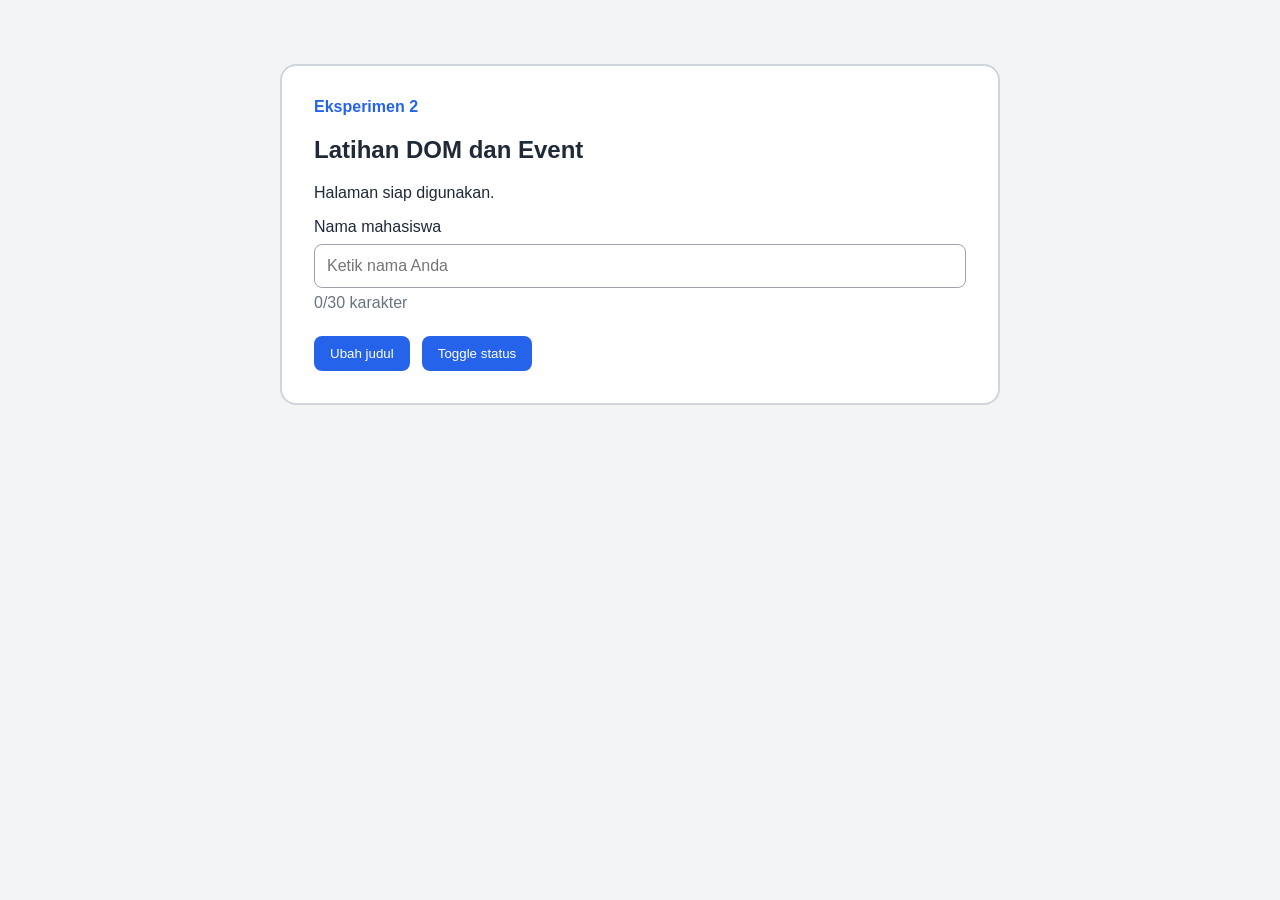
<file: A2/index.html>
<!doctype html>
<html lang="id">

<head>
    <meta charset="utf-8">
    <meta name="viewport" content="width=device-width, initial-scale=1">
    <title>Eksperimen DOM dan Event</title>
    <link rel="stylesheet" href="css/style.css">
</head>

<body>
    <main class="container">
        <section class="praktikum-card" aria-labelledby="judul-utama">
            <p class="label">Eksperimen 2</p>
            <h1 id="judul-utama">Latihan DOM dan Event</h1>
            <p id="status" aria-live="polite">
                Halaman siap digunakan.
            </p>
            <label for="nama">Nama mahasiswa</label>
            <input id="nama" name="nama" type="text" maxlength="30" placeholder="Ketik nama Anda">
            <p class="counter">
                <span id="jumlah-karakter">0</span>/30 karakter
            </p>
            <div class="actions">
                <button id="ubah-judul" type="button">
                    Ubah judul
                </button>
                <button id="toggle-status" type="button" aria-pressed="false">
                    Toggle status
                </button>
            </div>
        </section>
    </main>
    <script src="js/app.js" defer></script>
</body>

</html>
</file>
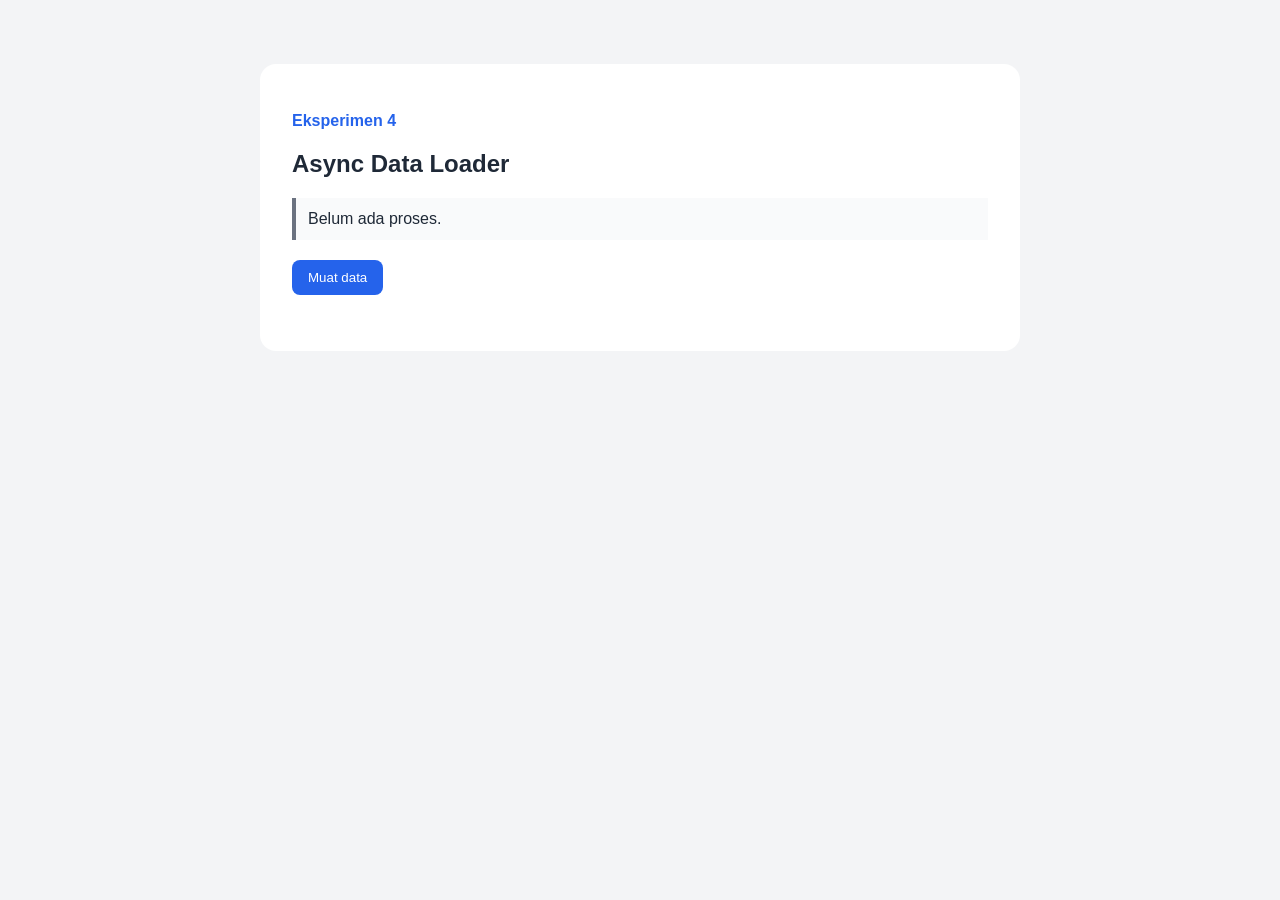
<file: A3/index.html>
<!doctype html>
<html lang="id">

<head>
    <meta charset="utf-8">
    <meta name="viewport" content="width=device-width, initial-scale=1">
    <title>Eksperimen Asynchronous JavaScript</title>
    <link rel="stylesheet" href="css/style.css">
</head>

<body>
    <main class="container">
        <section class="praktikum-card" aria-labelledby="judul-utama">
            <p class="label">Eksperimen 4</p>
            <h1 id="judul-utama">Async Data Loader</h1>
            <p id="status" class="status" data-state="idle" role="status" aria-live="polite">
                Belum ada proses.
            </p>
            <button id="muat-data" type="button">
                Muat data
            </button>
            <section id="daftar-fitur" class="grid" aria-label="Daftar fitur"></section>
        </section>
    </main>
    <script src="js/app.js" defer></script>
</body>

</html>
</file>
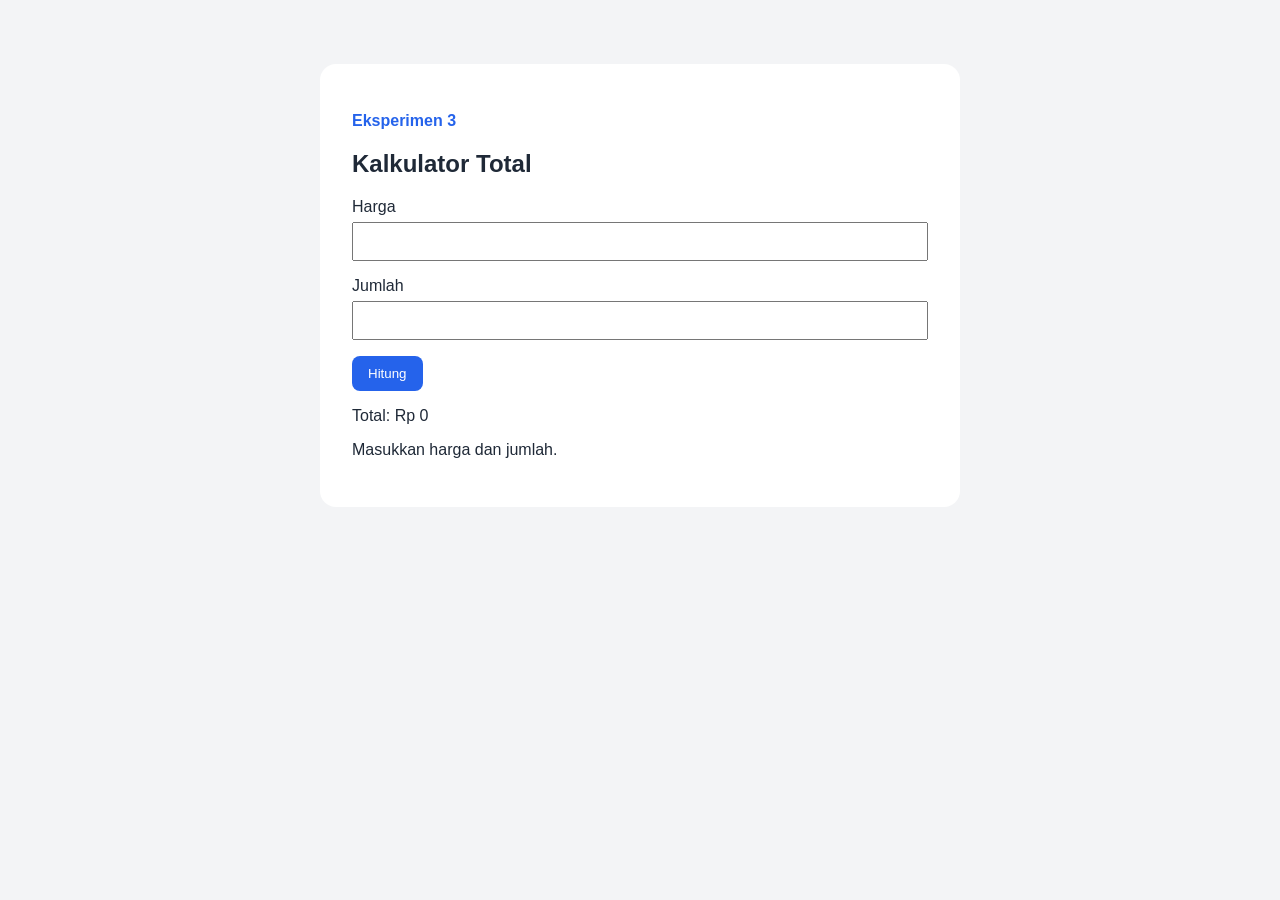
<file: A4/index.html>
<!doctype html>
<html lang="id">
<head>
  <meta charset="utf-8">
  <meta name="viewport" content="width=device-width, initial-scale=1">
  <title>Eksperimen Diagnosis Error</title>
  <link rel="stylesheet" href="css/style.css">
</head>
<body>
  <main class="container">
    <section class="praktikum-card" aria-labelledby="judul-utama">
      <p class="label">Eksperimen 3</p>
      <h1 id="judul-utama">Kalkulator Total</h1>
      <form id="form-hitung">
        <label for="harga">Harga</label>
        <input id="harga" name="harga" type="number" min="1" required>
        <label for="jumlah">Jumlah</label>
        <input id="jumlah" name="jumlah" type="number" min="1" required>
        <button id="hitung" type="submit">Hitung</button>
      </form>
      <p>Total: Rp <output id="hasil">0</output></p>
      <p id="pesan" role="status" aria-live="polite">
        Masukkan harga dan jumlah.
      </p>
    </section>
  </main>
  <script src="js/app.js" defer></script>
</body>
</html>
</file>
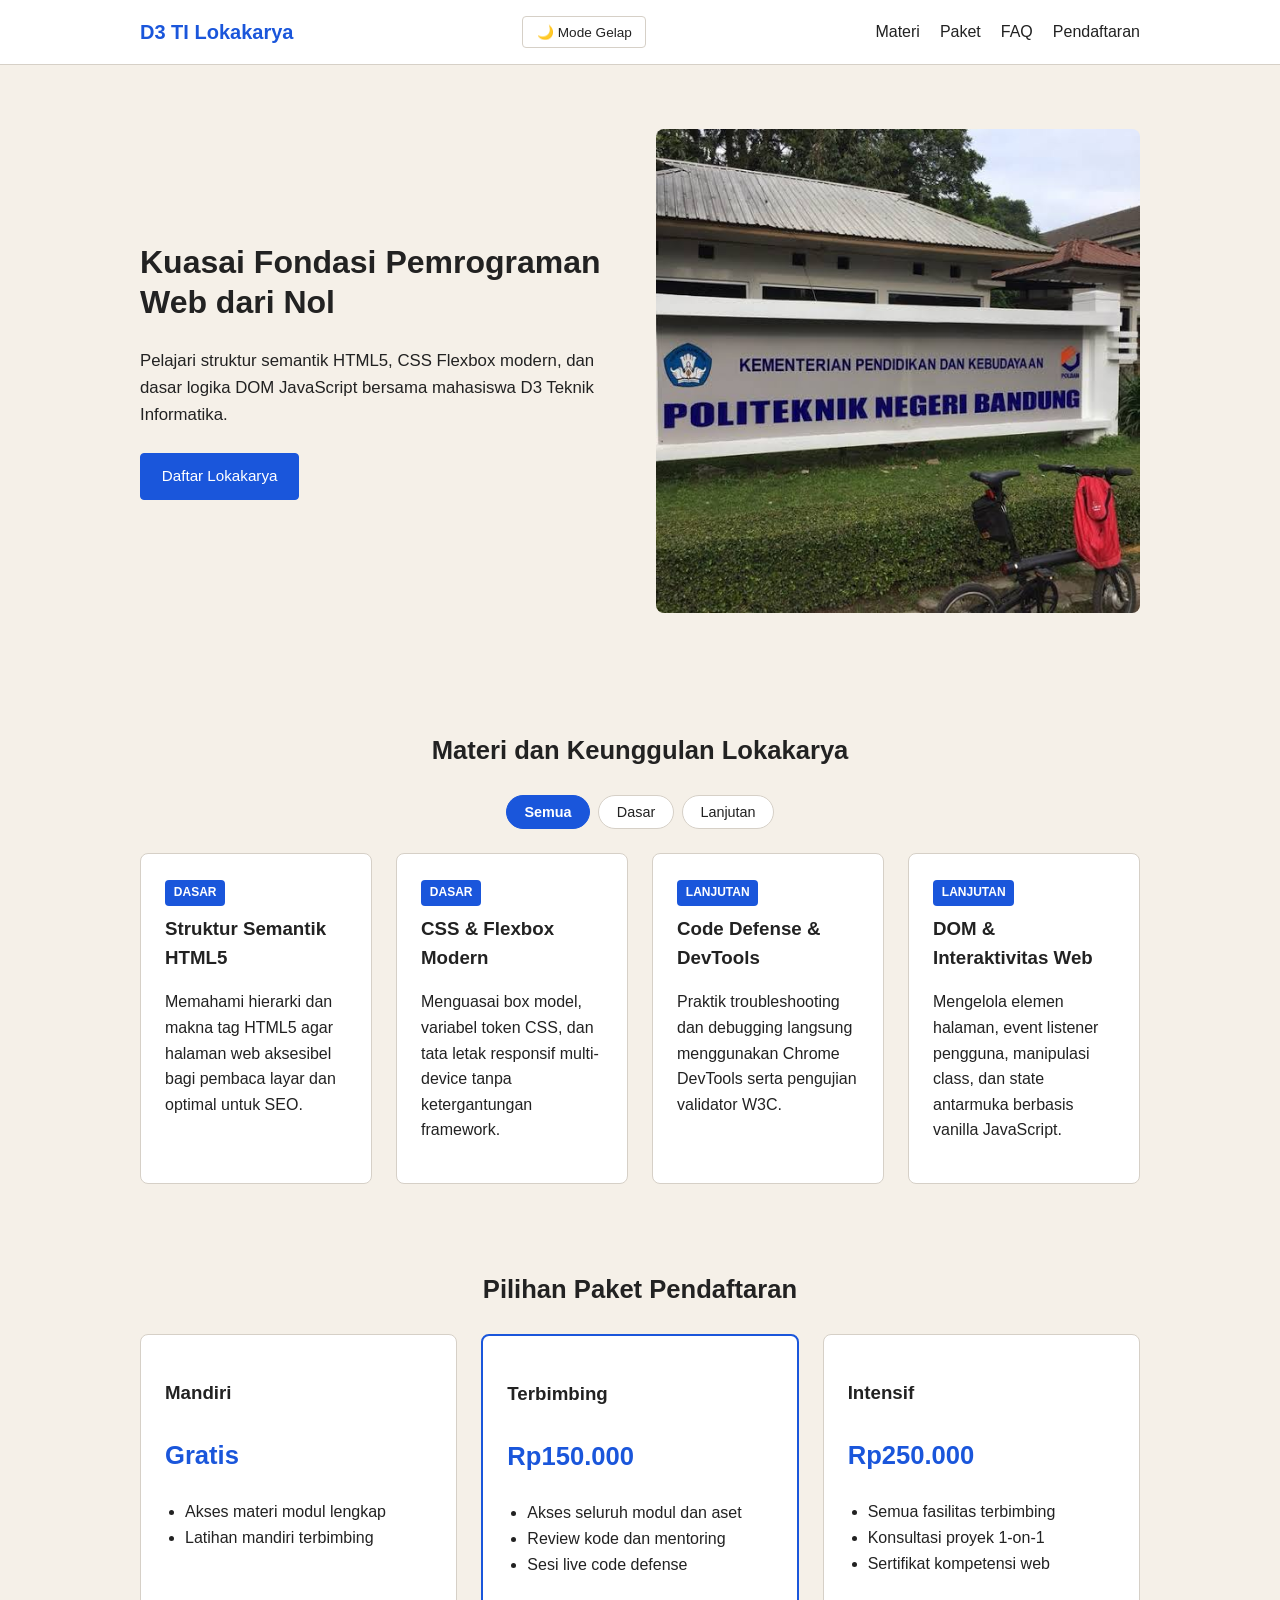
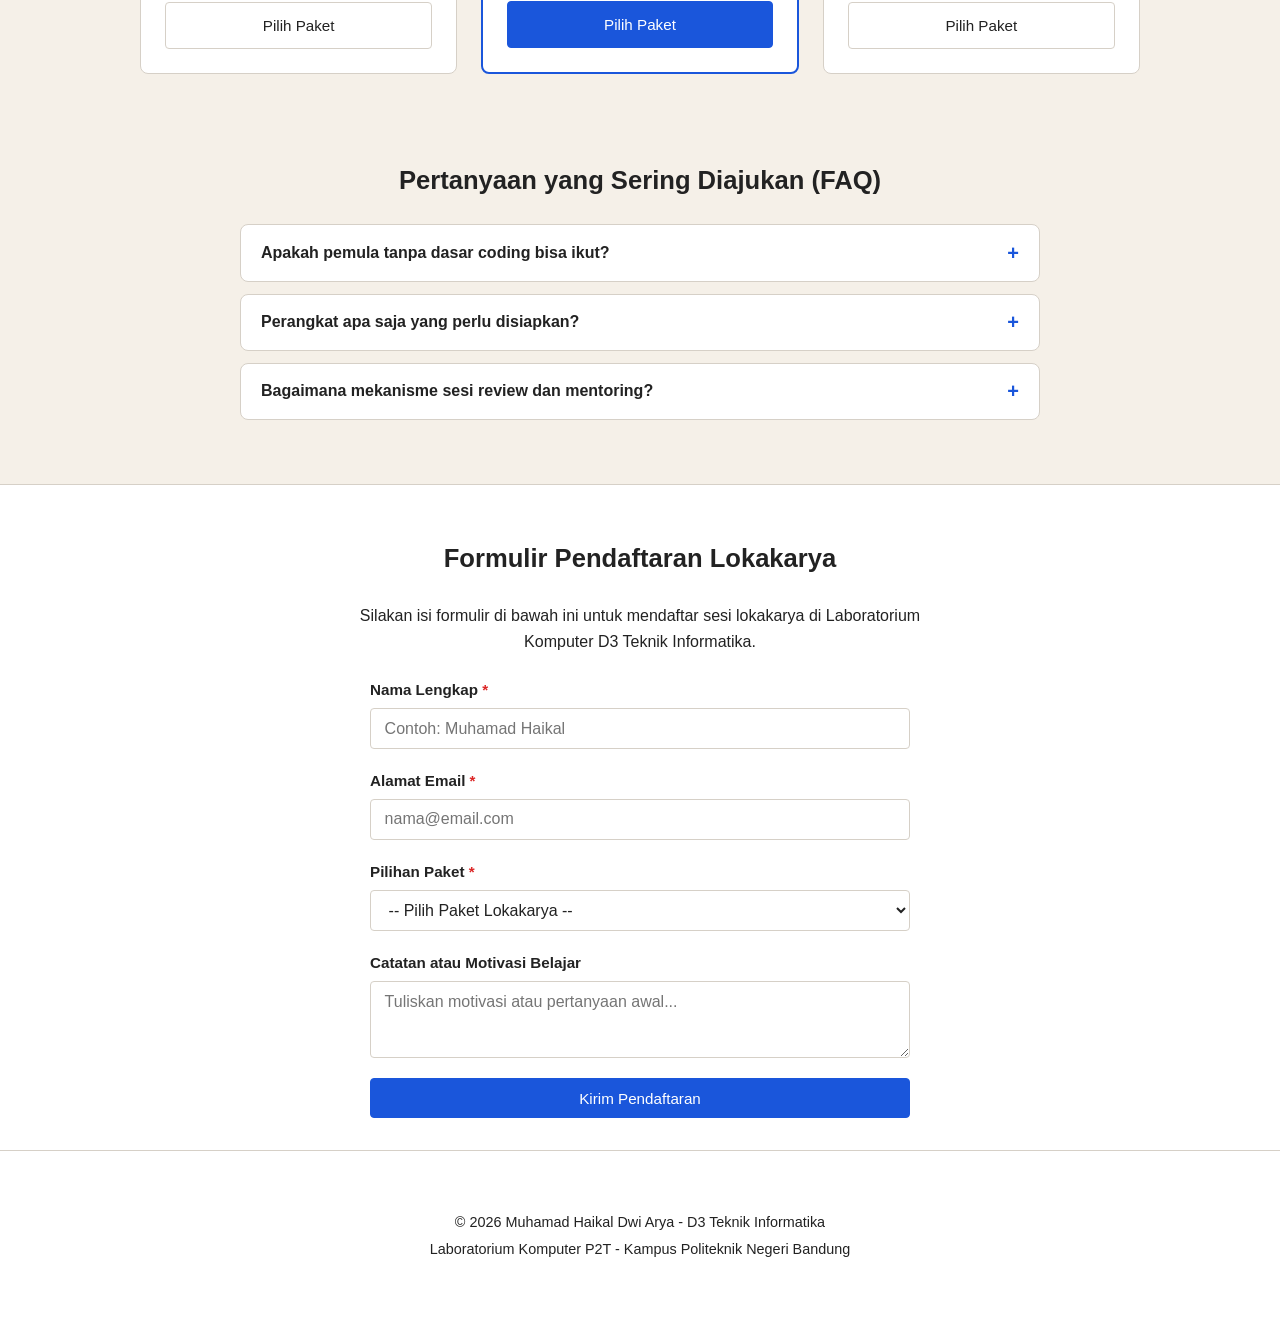
<file: mini-project/index.html>
<!DOCTYPE html>
<html lang="id">

<head>
    <meta charset="UTF-8">
    <meta name="viewport" content="width=device-width, initial-scale=1.0">
    <title>Lokakarya Web Dasar 2026 - D3 Teknik Informatika</title>
    <link rel="stylesheet" href="css/style.css">
    <script src="js/app.js" defer></script>
</head>

<body>
    <header class="site-header">
        <div class="container nav-wrapper">
            <a href="#" class="brand">D3 TI Lokakarya</a>
            <div class="header-actions">
                <button type="button" id="themeToggle" class="btn-theme" aria-pressed="false"
                    aria-label="Ganti mode tampilan">🌙 Mode Gelap</button>
                <button type="button" id="navToggle" class="nav-toggle" aria-expanded="false" aria-controls="mainNav"
                    aria-label="Buka menu navigasi">☰</button>
            </div>
            <nav id="mainNav" class="nav-menu">
                <a class="nav-link" href="#fitur">Materi</a>
                <a class="nav-link" href="#paket">Paket</a>
                <a class="nav-link" href="#faq">FAQ</a>
                <a class="nav-link" href="#kontak">Pendaftaran</a>
            </nav>
        </div>
    </header>

    <main>
        <section class="hero">
            <div class="container hero-wrapper">
                <div class="hero-content">
                    <h1>Kuasai Fondasi Pemrograman Web dari Nol</h1>
                    <p>Pelajari struktur semantik HTML5, CSS Flexbox modern, dan dasar logika DOM JavaScript bersama
                        mahasiswa D3 Teknik Informatika.</p>
                    <a class="button button-primary" href="#kontak">Daftar Lokakarya</a>
                </div>
                <div class="hero-image">
                    <img src="assets/kampus.jpg" alt="Suasana kegiatan lokakarya mahasiswa di laboratorium komputer">
                </div>
            </div>
        </section>

        <section id="fitur" class="features">
            <div class="container">
                <h2 class="section-title">Materi dan Keunggulan Lokakarya</h2>
                <div class="filter-controls" role="group" aria-label="Filter kategori materi">
                    <button type="button" class="filter-btn active" data-category="semua">Semua</button>
                    <button type="button" class="filter-btn" data-category="dasar">Dasar</button>
                    <button type="button" class="filter-btn" data-category="lanjutan">Lanjutan</button>
                </div>
                <div id="cardList" class="card-list" aria-live="polite"></div>
            </div>
        </section>

        <section id="paket" class="pricing">
            <div class="container">
                <h2 class="section-title">Pilihan Paket Pendaftaran</h2>
                <div class="card-list">
                    <article class="card price-card">
                        <h3>Mandiri</h3>
                        <p class="price">Gratis</p>
                        <ul>
                            <li>Akses materi modul lengkap</li>
                            <li>Latihan mandiri terbimbing</li>
                        </ul>
                        <a class="button" href="#kontak">Pilih Paket</a>
                    </article>

                    <article class="card price-card price-card--featured">
                        <h3>Terbimbing</h3>
                        <p class="price">Rp150.000</p>
                        <ul>
                            <li>Akses seluruh modul dan aset</li>
                            <li>Review kode dan mentoring</li>
                            <li>Sesi live code defense</li>
                        </ul>
                        <a class="button button-primary" href="#kontak">Pilih Paket</a>
                    </article>

                    <article class="card price-card">
                        <h3>Intensif</h3>
                        <p class="price">Rp250.000</p>
                        <ul>
                            <li>Semua fasilitas terbimbing</li>
                            <li>Konsultasi proyek 1-on-1</li>
                            <li>Sertifikat kompetensi web</li>
                        </ul>
                        <a class="button" href="#kontak">Pilih Paket</a>
                    </article>
                </div>
            </div>
        </section>

        <section id="faq" class="faq-section">
            <div class="container">
                <h2 class="section-title">Pertanyaan yang Sering Diajukan (FAQ)</h2>
                <div class="faq-accordion">
                    <div class="faq-item">
                        <button type="button" class="faq-btn" aria-expanded="false" aria-controls="faq-ans-1">
                            <span>Apakah pemula tanpa dasar coding bisa ikut?</span>
                            <span class="faq-icon">+</span>
                        </button>
                        <div id="faq-ans-1" class="faq-body" hidden>
                            <p>Tentu bisa. Lokakarya ini dirancang bertahap dari pemahaman struktur HTML dasar, styling
                                CSS responsif, hingga logika interaktif sederhana.</p>
                        </div>
                    </div>
                    <div class="faq-item">
                        <button type="button" class="faq-btn" aria-expanded="false" aria-controls="faq-ans-2">
                            <span>Perangkat apa saja yang perlu disiapkan?</span>
                            <span class="faq-icon">+</span>
                        </button>
                        <div id="faq-ans-2" class="faq-body" hidden>
                            <p>Peserta cukup membawa laptop dengan peramban modern (Google Chrome atau Mozilla Firefox)
                                dan text editor seperti Visual Studio Code.</p>
                        </div>
                    </div>
                    <div class="faq-item">
                        <button type="button" class="faq-btn" aria-expanded="false" aria-controls="faq-ans-3">
                            <span>Bagaimana mekanisme sesi review dan mentoring?</span>
                            <span class="faq-icon">+</span>
                        </button>
                        <div id="faq-ans-3" class="faq-body" hidden>
                            <p>Peserta paket terbimbing dan intensif akan mendapatkan pendampingan langsung oleh mentor
                                asisten laboratorium untuk meninjau baris kode dan troubleshooting.</p>
                        </div>
                    </div>
                </div>
            </div>
        </section>

        <section id="kontak" class="contact">
            <div class="container contact-wrapper">
                <h2 class="section-title">Formulir Pendaftaran Lokakarya</h2>
                <p class="contact-desc">Silakan isi formulir di bawah ini untuk mendaftar sesi lokakarya di Laboratorium
                    Komputer D3 Teknik Informatika.</p>

                <form id="contactForm" class="contact-form" novalidate>
                    <div id="formError" class="form-feedback error-msg" aria-live="assertive" hidden></div>
                    <div id="formSuccess" class="form-feedback success-msg" aria-live="polite" hidden></div>

                    <div class="form-group">
                        <label for="userName">Nama Lengkap <span class="required">*</span></label>
                        <input type="text" id="userName" name="userName" class="form-control"
                            placeholder="Contoh: Muhamad Haikal" aria-required="true" aria-invalid="false">
                    </div>

                    <div class="form-group">
                        <label for="userEmail">Alamat Email <span class="required">*</span></label>
                        <input type="email" id="userEmail" name="userEmail" class="form-control"
                            placeholder="nama@email.com" aria-required="true" aria-invalid="false">
                    </div>

                    <div class="form-group">
                        <label for="userPackage">Pilihan Paket <span class="required">*</span></label>
                        <select id="userPackage" name="userPackage" class="form-control" aria-required="true"
                            aria-invalid="false">
                            <option value="">-- Pilih Paket Lokakarya --</option>
                            <option value="Mandiri">Mandiri (Gratis)</option>
                            <option value="Terbimbing">Terbimbing (Rp150.000)</option>
                            <option value="Intensif">Intensif (Rp250.000)</option>
                        </select>
                    </div>

                    <div class="form-group">
                        <label for="userNote">Catatan atau Motivasi Belajar</label>
                        <textarea id="userNote" name="userNote" rows="3" class="form-control"
                            placeholder="Tuliskan motivasi atau pertanyaan awal..."></textarea>
                    </div>

                    <button type="submit" id="submitBtn" class="button button-primary btn-block">Kirim
                        Pendaftaran</button>
                </form>
            </div>
        </section>
    </main>

    <footer class="site-footer">
        <div class="container footer-content">
            <p>&copy; 2026 Muhamad Haikal Dwi Arya - D3 Teknik Informatika</p>
            <p>Laboratorium Komputer P2T - Kampus Politeknik Negeri Bandung</p>
        </div>
    </footer>

    <button type="button" id="backToTop" class="back-to-top" aria-label="Kembali ke atas halaman">↑</button>
</body>

</html>
</file>
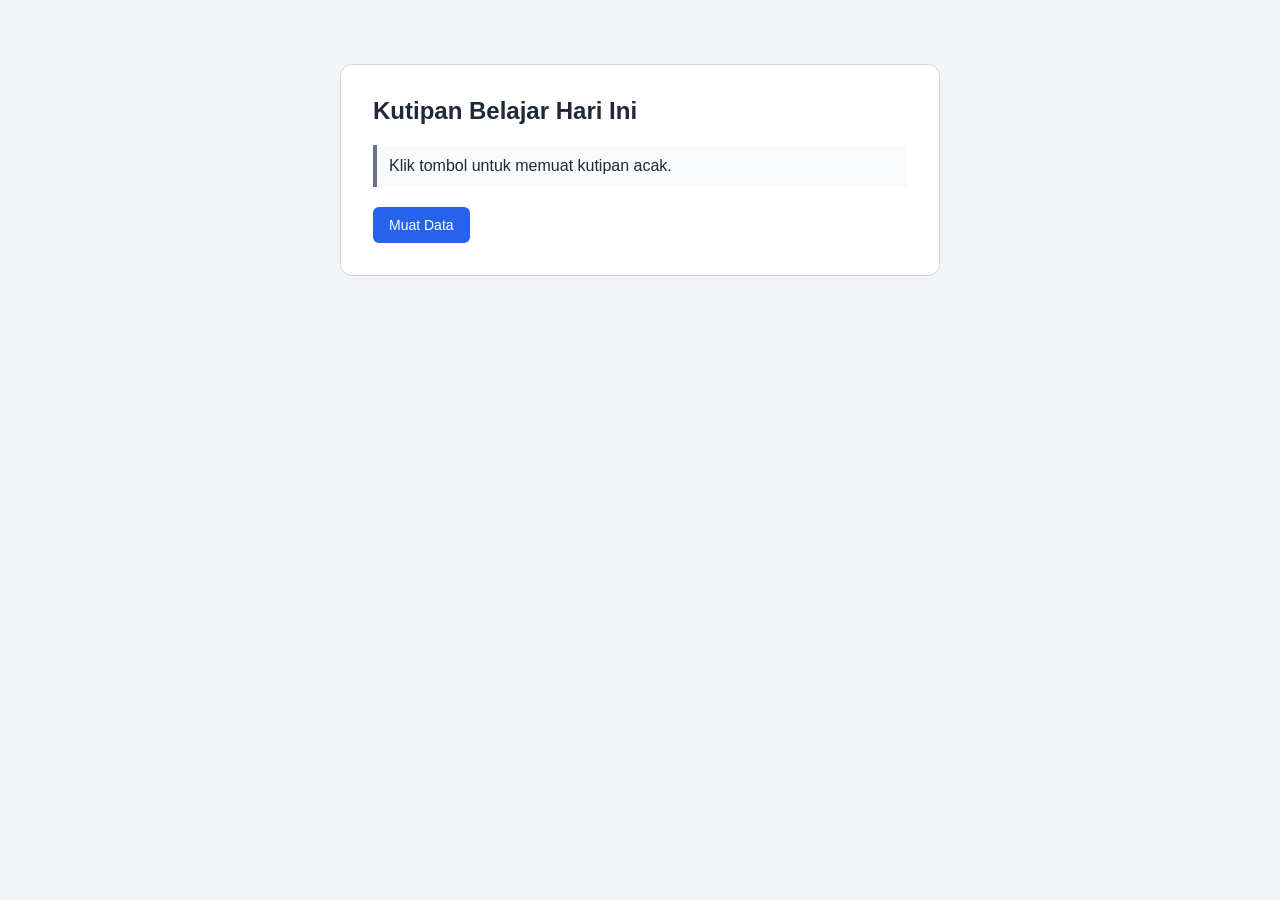
<file: independent challenge/async data loader/index.html>
<!doctype html>
<html lang="id">
<head>
  <meta charset="utf-8">
  <meta name="viewport" content="width=device-width, initial-scale=1">
  <title>Async Data Loader</title>
  <link rel="stylesheet" href="css/style.css">
  <script src="js/app.js" defer></script>
</head>
<body>
  <main class="container">
    <section class="card">
      <h1>Kutipan Belajar Hari Ini</h1>
      <p id="status" class="status" data-state="idle" role="status" aria-live="polite">
        Klik tombol untuk memuat kutipan acak.
      </p>
      
      <div id="konten-kutipan" class="quote-box"></div>

      <div class="actions">
        <button id="muat-data" type="button">Muat Data</button>
        <button id="coba-lagi" type="button" hidden>Coba Lagi</button>
      </div>
    </section>
  </main>
</body>
</html>
</file>
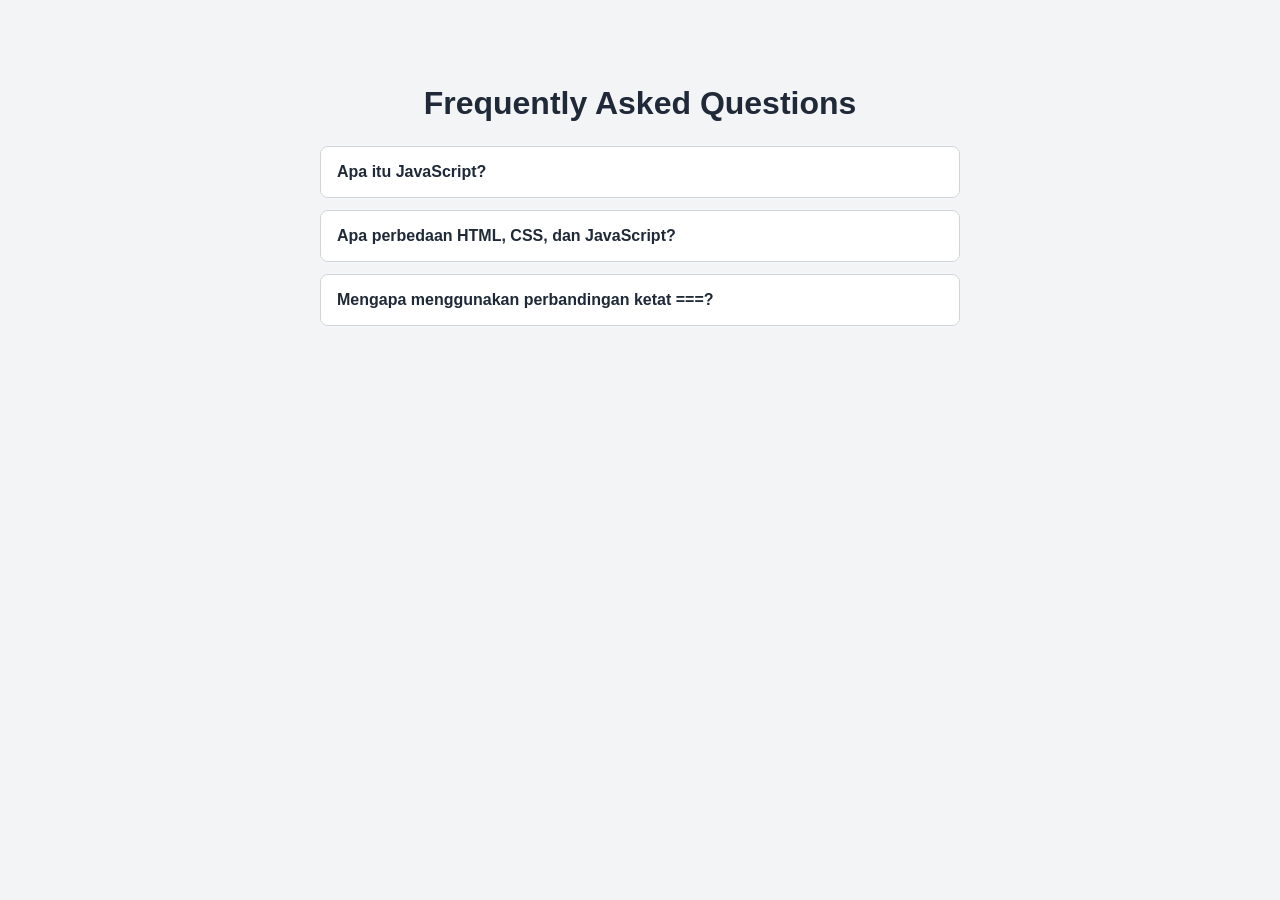
<file: independent challenge/faq accordion/index.html>
<!doctype html>
<html lang="id">
<head>
  <meta charset="utf-8">
  <meta name="viewport" content="width=device-width, initial-scale=1">
  <title>FAQ Accordion</title>
  <link rel="stylesheet" href="css/style.css">
  <script src="js/app.js" defer></script>
</head>
<body>
  <main class="container">
    <h1>Frequently Asked Questions</h1>
    <div class="faq-list">
      <div class="faq-item">
        <button class="faq-question" type="button" aria-expanded="false">
          Apa itu JavaScript?
        </button>
        <div class="faq-answer">
          <p>JavaScript adalah bahasa pemrograman yang digunakan untuk menambahkan interaktivitas pada halaman web.</p>
        </div>
      </div>

      <div class="faq-item">
        <button class="faq-question" type="button" aria-expanded="false">
          Apa perbedaan HTML, CSS, dan JavaScript?
        </button>
        <div class="faq-answer">
          <p>HTML mengatur struktur dokumen, CSS mengatur tata letak dan presentasi visual, sedangkan JavaScript mengatur logika dan perilaku interaktif.</p>
        </div>
      </div>

      <div class="faq-item">
        <button class="faq-question" type="button" aria-expanded="false">
          Mengapa menggunakan perbandingan ketat ===?
        </button>
        <div class="faq-answer">
          <p>Perbandingan ketat memeriksa kesamaan nilai sekaligus tipe data tanpa melakukan konversi tipe implisit, sehingga mengurangi potensi bug logika.</p>
        </div>
      </div>
    </div>
  </main>
</body>
</html>
</file>
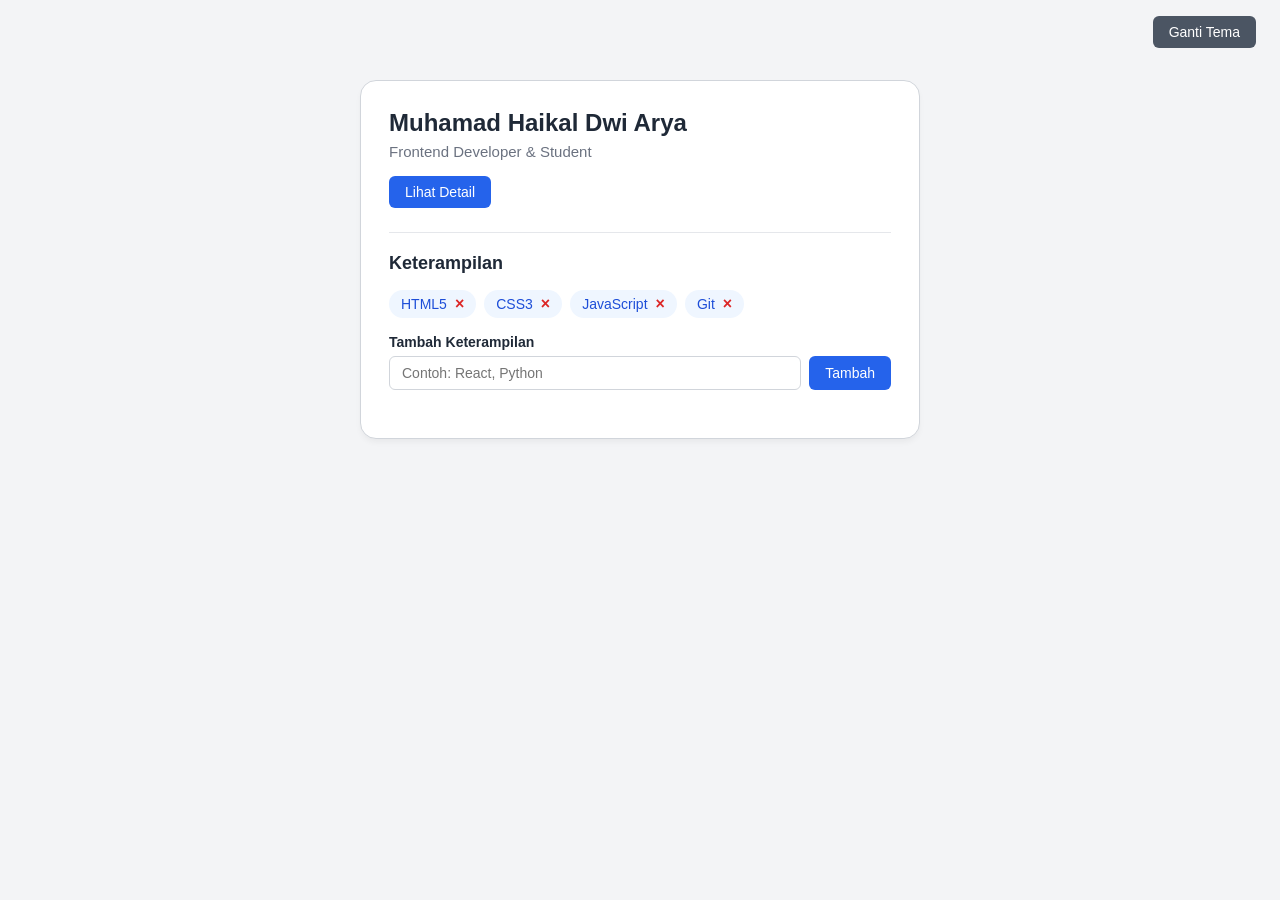
<file: Tugas Praktikum/homework/index.html>
<!doctype html>
<html lang="id">
<head>
  <meta charset="utf-8">
  <meta name="viewport" content="width=device-width, initial-scale=1">
  <title>Interactive Profile Card</title>
  <link rel="stylesheet" href="css/style.css">
</head>
<body>
  <div class="top-nav">
    <button id="toggle-tema" type="button">Ganti Tema</button>
  </div>

  <main class="container">
    <p id="status-profil" class="status" data-state="idle" role="status" aria-live="polite">
      Memuat profil...
    </p>

    <div class="error-action">
      <button id="coba-lagi" type="button" hidden>Coba Lagi</button>
    </div>

    <article id="profile-card" class="profile-card" hidden>
      <header class="profile-header">
        <h1 id="profile-nama"></h1>
        <p id="profile-peran" class="role"></p>
        <button id="toggle-detail" type="button" aria-expanded="false">Lihat Detail</button>
      </header>

      <section id="profile-detail" class="profile-detail" hidden>
        <p id="profile-bio"></p>
      </section>

      <section class="skills-section">
        <h2>Keterampilan</h2>
        <ul id="skills-list" class="skills-list"></ul>
        <p id="skills-empty" class="empty-msg" hidden>Belum ada keterampilan yang ditambahkan.</p>

        <form id="form-skill" class="skill-form" novalidate>
          <label for="input-skill">Tambah Keterampilan</label>
          <div class="form-row">
            <input id="input-skill" name="skill" type="text" placeholder="Contoh: React, Python">
            <button id="tambah-skill" type="submit">Tambah</button>
          </div>
          <small id="error-skill" class="error-msg"></small>
        </form>
      </section>
    </article>
  </main>

  <script src="js/app.js" defer></script>
</body>
</html>
</file>
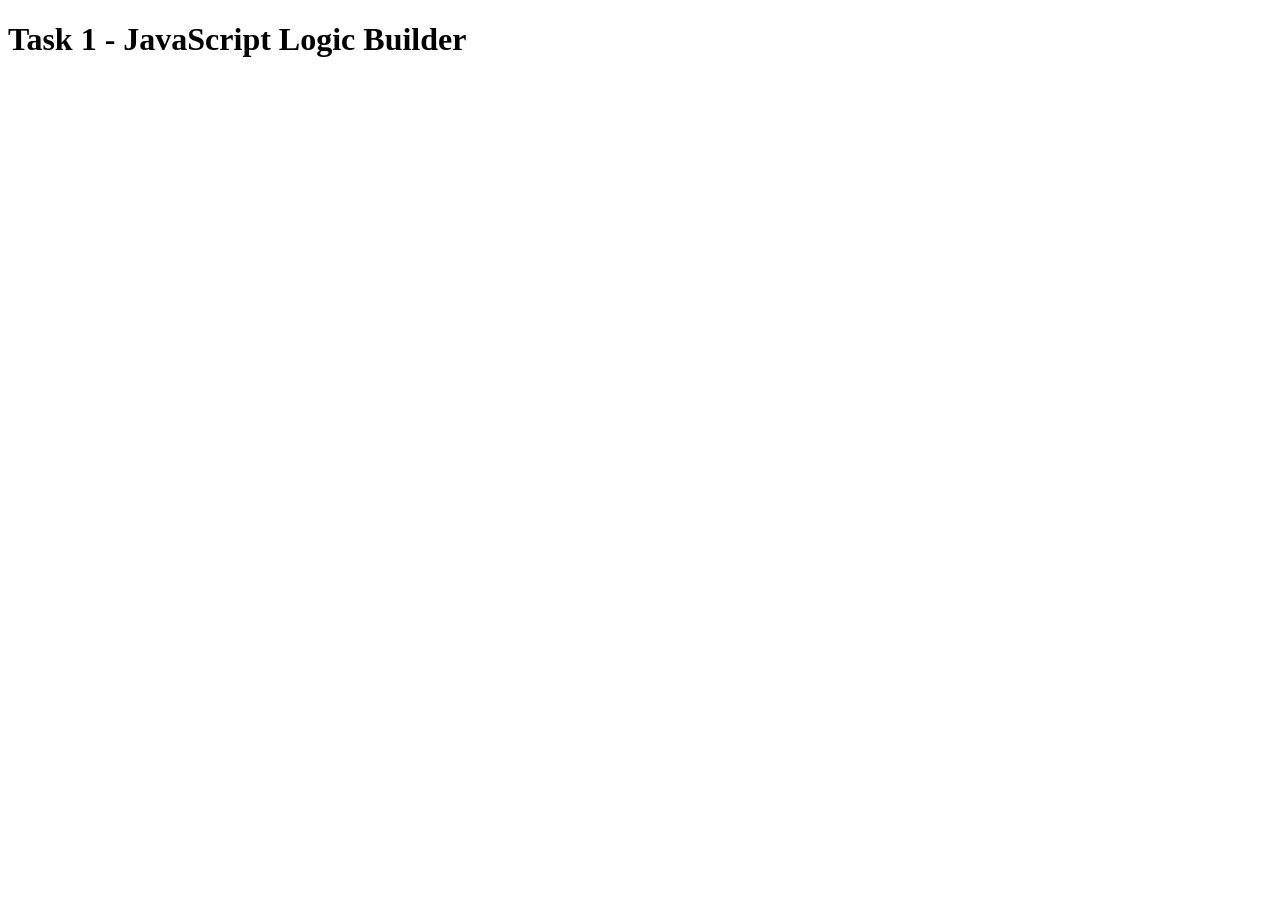
<file: Tugas Praktikum/task 1 logic builder/index.html>
<!doctype html>
<html lang="id">
<head>
  <meta charset="utf-8">
  <meta name="viewport" content="width=device-width, initial-scale=1">
  <title>Task 1 Logic Builder</title>
  <script src="app.js" defer></script>
</head>
<body>
  <h1>Task 1 - JavaScript Logic Builder</h1>
</body>
</html>
</file>
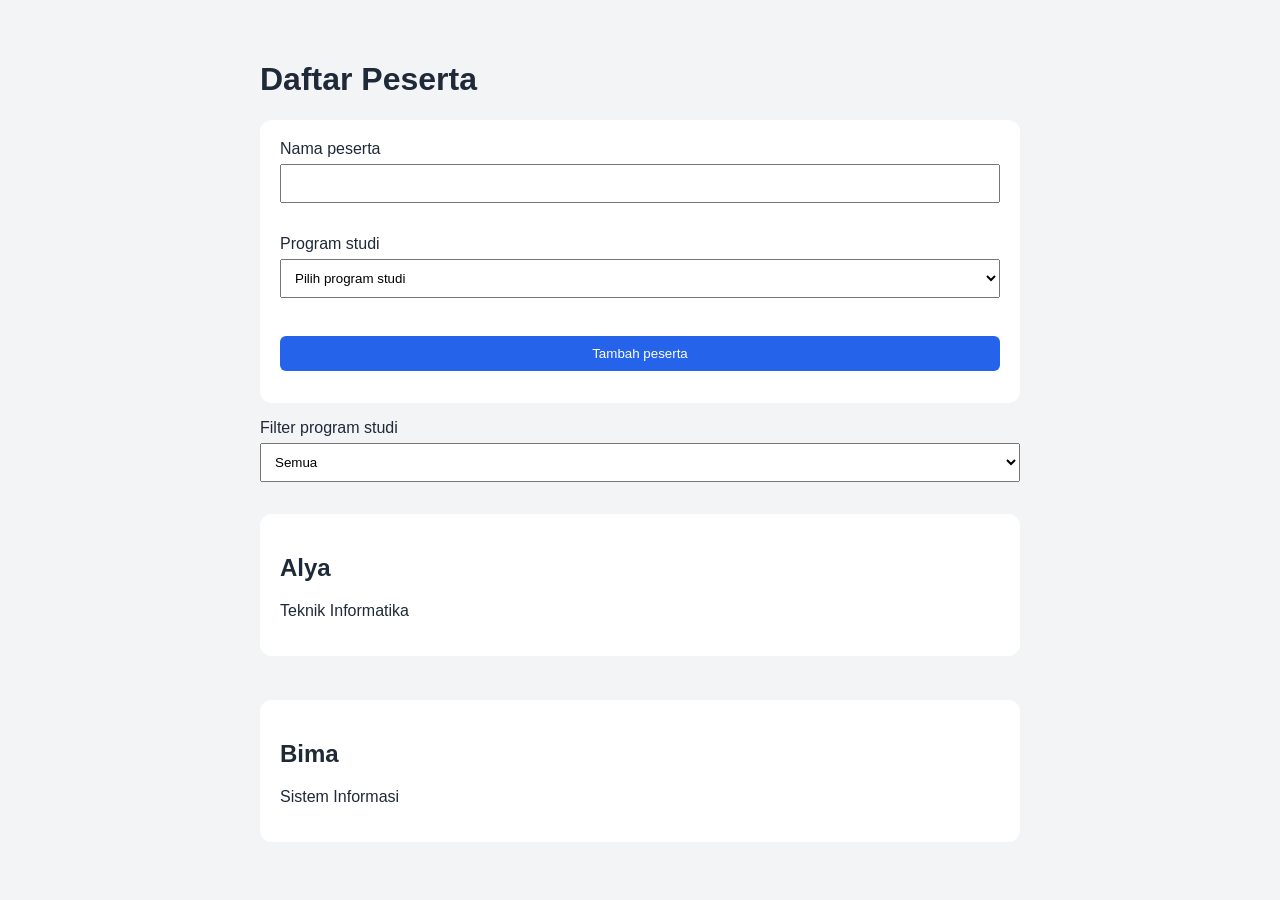
<file: Tugas Praktikum/task 2 dom form/index.html>
<!doctype html>
<html lang="id">
<head>
  <meta charset="utf-8">
  <meta name="viewport" content="width=device-width, initial-scale=1">
  <title>Task 2 DOM dan Form</title>
  <link rel="stylesheet" href="css/style.css">
</head>
<body>
  <main class="container">
    <h1>Daftar Peserta</h1>
    <form id="form-peserta" novalidate>
      <label for="nama">Nama peserta</label>
      <input id="nama" name="nama" autocomplete="name" aria-describedby="error-nama" required>
      <small id="error-nama" class="error"></small>

      <label for="prodi">Program studi</label>
      <select id="prodi" name="prodi" aria-describedby="error-prodi" required>
        <option value="">Pilih program studi</option>
        <option>Teknik Informatika</option>
        <option>Sistem Informasi</option>
      </select>
      <small id="error-prodi" class="error"></small>

      <button type="submit">Tambah peserta</button>
    </form>

    <label for="filter-prodi">Filter program studi</label>
    <select id="filter-prodi">
      <option value="semua">Semua</option>
      <option>Teknik Informatika</option>
      <option>Sistem Informasi</option>
      <option>Manajemen Informatika</option>
    </select>

    <p id="status" role="status" aria-live="polite"></p>
    <section id="daftar-peserta" class="grid" aria-label="Daftar peserta"></section>
  </main>
  <script src="js/app.js" defer></script>
</body>
</html>
</file>
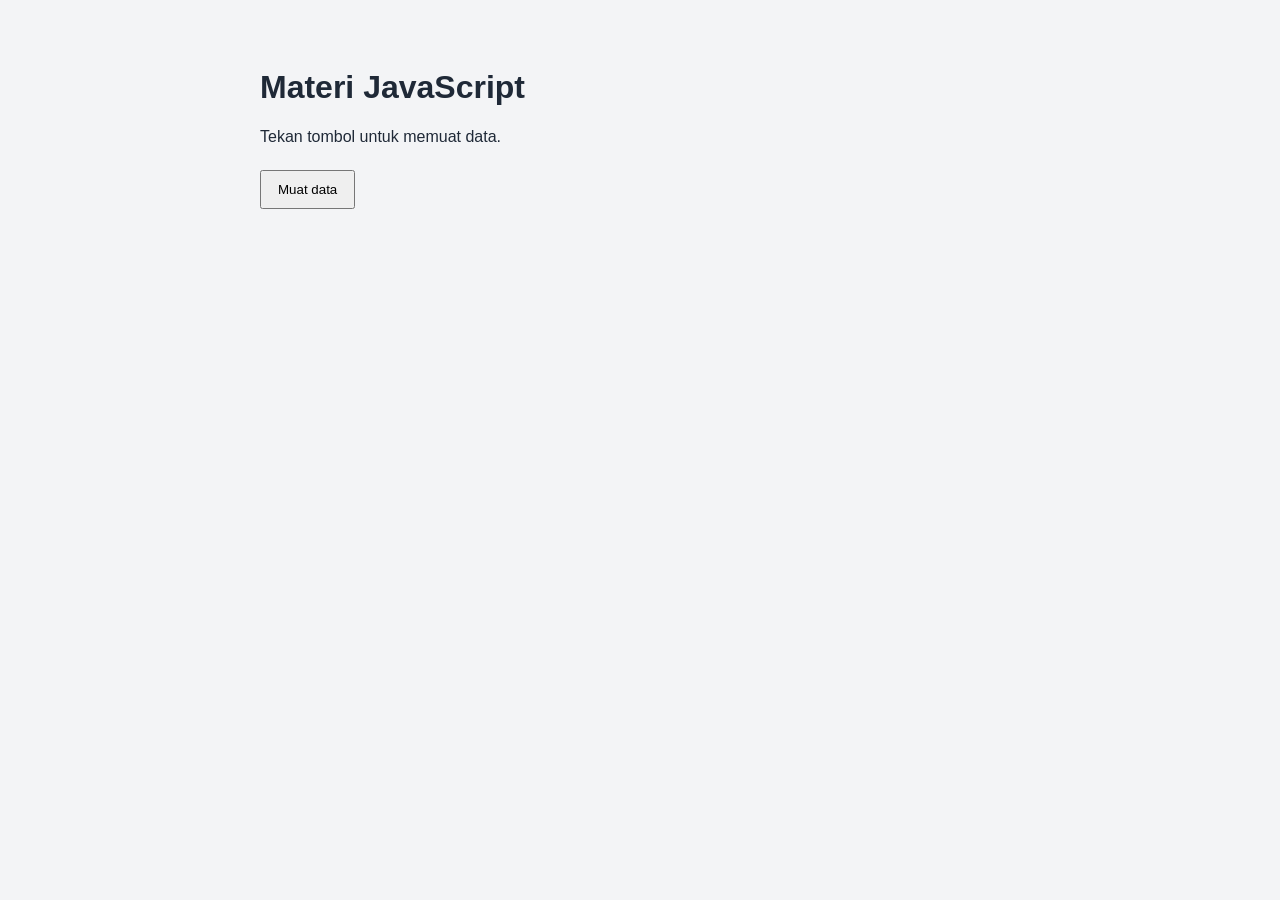
<file: Tugas Praktikum/task 3 async loader/index.html>
<!doctype html>
<html lang="id">
<head>
  <meta charset="utf-8">
  <meta name="viewport" content="width=device-width, initial-scale=1">
  <title>Task 3 Async Data Loader</title>
  <link rel="stylesheet" href="css/style.css">
</head>
<body>
  <main class="container">
    <h1>Materi JavaScript</h1>
    <p id="status" role="status" aria-live="polite">
      Tekan tombol untuk memuat data.
    </p>
    <button id="muat" type="button">Muat data</button>
    <button id="coba-lagi" type="button" hidden>Coba lagi</button>
    <section id="daftar-materi" class="grid" aria-label="Daftar materi"></section>
  </main>
  <script src="js/app.js" defer></script>
</body>
</html>
</file>
<file: A2/css/style.css>
* {
  box-sizing: border-box;
}
body {
  margin: 0;
  min-height: 100vh;
  font-family: Arial, sans-serif;
  color: #1f2937;
  background: #f3f4f6;
  transition:
    background 200ms,
    color 200ms;
}
.container {
  width: min(90%, 720px);
  margin-inline: auto;
  padding-block: 64px;
}
.praktikum-card {
  padding: 32px;
  border: 2px solid #d1d5db;
  border-radius: 16px;
  background: #ffffff;
}
.label {
  margin: 0 0 8px;
  font-weight: 700;
  color: #2563eb;
}
label,
input {
  display: block;
  width: 100%;
}
input {
  margin-top: 8px;
  padding: 12px;
  border: 1px solid #9ca3af;
  border-radius: 8px;
  font: inherit;
}
.counter {
  margin-top: 6px;
  color: #6b7280;
}
.actions {
  display: flex;
  flex-wrap: wrap;
  gap: 12px;
  margin-top: 24px;
}
button {
  padding: 10px 16px;
  border: 0;
  border-radius: 8px;
  color: #ffffff;
  background: #2563eb;
  cursor: pointer;
}
button:focus-visible {
  outline: 3px solid #f59e0b;
  outline-offset: 3px;
}
body.is-active {
  color: #f9fafb;
  background: #111827;
}
body.is-active .praktikum-card {
  border-color: #60a5fa;
  background: #1f2937;
}
body.is-active .counter {
  color: #d1d5db;
}
</file>
<file: A3/css/style.css>
* {
  box-sizing: border-box;
}
body {
  margin: 0;
  font-family: Arial, sans-serif;
  color: #1f2937;
  background: #f3f4f6;
}
.container {
  width: min(90%, 760px);
  margin-inline: auto;
  padding-block: 64px;
}
.praktikum-card {
  padding: 32px;
  border-radius: 16px;
  background: #ffffff;
}
.label {
  font-weight: 700;
  color: #2563eb;
}
button {
  padding: 10px 16px;
  border: 0;
  border-radius: 8px;
  color: #ffffff;
  background: #2563eb;
  cursor: pointer;
}
button:disabled {
  cursor: wait;
  opacity: 0.6;
}
.status {
  margin-block: 20px;
  padding: 12px;
  border-left: 4px solid #6b7280;
  background: #f9fafb;
}
.status[data-state="loading"] {
  border-color: #d97706;
}
.status[data-state="success"] {
  border-color: #16a34a;
}
.status[data-state="empty"],
.status[data-state="error"] {
  border-color: #dc2626;
}
.grid {
  display: grid;
  gap: 12px;
  margin-top: 24px;
}
.feature-card {
  padding: 16px;
  border: 1px solid #d1d5db;
  border-radius: 10px;
}
.feature-card h2,
.feature-card p {
  margin-block: 0 8px;
}
</file>
<file: A4/css/style.css>
* {
  box-sizing: border-box;
}

body {
  margin: 0;
  font-family: Arial, sans-serif;
  color: #1f2937;
  background: #f3f4f6;
}

.container {
  width: min(90%, 640px);
  margin-inline: auto;
  padding-block: 64px;
}

.praktikum-card {
  padding: 32px;
  border-radius: 16px;
  background: #ffffff;
}

.label {
  font-weight: 700;
  color: #2563eb;
}

label,
input {
  display: block;
  width: 100%;
}

input {
  margin-block: 6px 16px;
  padding: 10px;
}

button {
  padding: 10px 16px;
  border: 0;
  border-radius: 8px;
  color: #ffffff;
  background: #2563eb;
}
</file>
<file: mini-project/css/style.css>
:root {
  --color-primary: #1a56db;
  --color-primary-dark: #133ea3;
  --color-bg: #f5f0e8;
  --color-card: #ffffff;
  --color-text: #222222;
  --color-border: #d6d0c7;
  --color-focus: #f59e0b;
  --color-header: #ffffff;
  --color-input-bg: #ffffff;
  --radius: 8px;
}

body.dark-mode {
  --color-primary: #5c9cff;
  --color-primary-dark: #3b7cdb;
  --color-bg: #181920;
  --color-card: #232430;
  --color-text: #f0f0f8;
  --color-border: #3b3c4f;
  --color-focus: #f59e0b;
  --color-header: #1e1f29;
  --color-input-bg: #2b2c3a;
}

*,
*::before,
*::after {
  box-sizing: border-box;
}

html {
  scroll-behavior: smooth;
}

body {
  margin: 0;
  font-family: Arial, Helvetica, sans-serif;
  line-height: 1.6;
  background-color: var(--color-bg);
  color: var(--color-text);
  transition: background-color 0.25s ease, color 0.25s ease;
}

.container {
  width: min(100% - 2rem, 1000px);
  margin-inline: auto;
  padding: 2rem 0;
}

img {
  max-width: 100%;
  height: auto;
  display: block;
  border-radius: var(--radius);
}

.site-header {
  background-color: var(--color-header);
  border-bottom: 1px solid var(--color-border);
  position: sticky;
  top: 0;
  z-index: 100;
  transition: background-color 0.25s ease, border-color 0.25s ease;
}

.nav-wrapper {
  display: flex;
  justify-content: space-between;
  align-items: center;
  padding: 0.8rem 0;
  flex-wrap: wrap;
  gap: 1rem;
}

.brand {
  font-size: 1.25rem;
  font-weight: bold;
  color: var(--color-primary);
  text-decoration: none;
}

.header-actions {
  display: flex;
  align-items: center;
  gap: 0.5rem;
}

.btn-theme {
  background-color: var(--color-card);
  color: var(--color-text);
  border: 1px solid var(--color-border);
  border-radius: 4px;
  padding: 0.45rem 0.85rem;
  font-size: 0.85rem;
  cursor: pointer;
  display: inline-flex;
  align-items: center;
  gap: 0.35rem;
}

.btn-theme:focus-visible {
  outline: 2px solid var(--color-focus);
}

.nav-toggle {
  display: inline-block;
  background: var(--color-card);
  color: var(--color-text);
  border: 1px solid var(--color-border);
  border-radius: 4px;
  font-size: 1.25rem;
  padding: 0.25rem 0.65rem;
  cursor: pointer;
}

.nav-toggle:focus-visible {
  outline: 2px solid var(--color-focus);
}

.nav-menu {
  display: none;
  width: 100%;
  flex-direction: column;
  gap: 0.5rem;
  padding-top: 0.5rem;
  border-top: 1px solid var(--color-border);
}

.nav-menu.is-open {
  display: flex;
}

.nav-link {
  color: var(--color-text);
  text-decoration: none;
  padding: 0.4rem 0;
  font-weight: 500;
}

.nav-link:hover {
  color: var(--color-primary);
}

.nav-link:focus-visible {
  outline: 2px solid var(--color-focus);
}

.hero {
  padding: 2rem 0;
}

.hero-wrapper {
  display: flex;
  flex-direction: column;
  gap: 2rem;
  align-items: center;
}

.hero-content h1 {
  font-size: 2rem;
  line-height: 1.25;
  margin-top: 0;
}

.hero-content p {
  font-size: 1.05rem;
  margin-bottom: 1.5rem;
}

.section-title {
  text-align: center;
  margin-bottom: 1.5rem;
  font-size: 1.6rem;
}

.filter-controls {
  display: flex;
  justify-content: center;
  gap: 0.5rem;
  margin-bottom: 1.5rem;
  flex-wrap: wrap;
}

.filter-btn {
  background-color: var(--color-card);
  color: var(--color-text);
  border: 1px solid var(--color-border);
  padding: 0.5rem 1.1rem;
  border-radius: 20px;
  font-size: 0.9rem;
  cursor: pointer;
  transition: all 0.2s ease;
}

.filter-btn.active {
  background-color: var(--color-primary);
  color: #ffffff;
  border-color: var(--color-primary);
  font-weight: bold;
}

.filter-btn:focus-visible {
  outline: 2px solid var(--color-focus);
}

.card-list {
  display: grid;
  grid-template-columns: 1fr;
  gap: 1.5rem;
}

.card {
  background-color: var(--color-card);
  border: 1px solid var(--color-border);
  border-radius: var(--radius);
  padding: 1.5rem;
  transition: background-color 0.25s ease, border-color 0.25s ease;
}

.feature-card h3 {
  margin-top: 0.5rem;
  margin-bottom: 0.5rem;
}

.badge {
  display: inline-block;
  background-color: var(--color-primary);
  color: #ffffff;
  padding: 0.2rem 0.55rem;
  border-radius: 4px;
  font-size: 0.75rem;
  font-weight: bold;
  text-transform: uppercase;
}

.empty-msg {
  text-align: center;
  padding: 2rem;
  font-style: italic;
  grid-column: 1 / -1;
}

.price-card {
  display: flex;
  flex-direction: column;
}

.price-card--featured {
  border: 2px solid var(--color-primary);
}

.price {
  font-size: 1.6rem;
  font-weight: bold;
  color: var(--color-primary);
  margin: 0.5rem 0;
}

.price-card ul {
  padding-left: 1.25rem;
  margin-bottom: 1.5rem;
}

.button {
  display: inline-block;
  text-align: center;
  padding: 0.65rem 1.3rem;
  background-color: var(--color-card);
  color: var(--color-text);
  border: 1px solid var(--color-border);
  text-decoration: none;
  border-radius: 4px;
  font-size: 0.95rem;
  cursor: pointer;
  font-family: inherit;
  transition: background-color 0.2s ease;
}

.button-primary {
  background-color: var(--color-primary);
  color: #ffffff;
  border-color: var(--color-primary);
}

.button:hover {
  opacity: 0.9;
}

.button-primary:hover {
  background-color: var(--color-primary-dark);
}

.button:focus-visible {
  outline: 3px solid var(--color-focus);
  outline-offset: 2px;
}

.price-card .button {
  margin-top: auto;
}

.btn-block {
  width: 100%;
  display: block;
}

.faq-accordion {
  max-width: 800px;
  margin-inline: auto;
  display: flex;
  flex-direction: column;
  gap: 0.75rem;
}

.faq-item {
  border: 1px solid var(--color-border);
  border-radius: var(--radius);
  background-color: var(--color-card);
  overflow: hidden;
}

.faq-btn {
  width: 100%;
  text-align: left;
  background: none;
  border: none;
  color: var(--color-text);
  padding: 1.1rem 1.25rem;
  font-size: 1rem;
  font-weight: bold;
  cursor: pointer;
  display: flex;
  justify-content: space-between;
  align-items: center;
  font-family: inherit;
}

.faq-btn:focus-visible {
  outline: 2px solid var(--color-focus);
}

.faq-icon {
  font-size: 1.25rem;
  line-height: 1;
  color: var(--color-primary);
  margin-left: 0.5rem;
}

.faq-body {
  padding: 0 1.25rem 1.25rem 1.25rem;
  border-top: 1px solid var(--color-border);
}

.faq-body p {
  margin: 0.75rem 0 0 0;
}

.faq-body[hidden] {
  display: none;
}

.contact {
  background-color: var(--color-card);
  border-top: 1px solid var(--color-border);
  margin-top: 2rem;
  transition: background-color 0.25s ease;
}

.contact-desc {
  text-align: center;
  max-width: 600px;
  margin: 0 auto 1.5rem auto;
}

.contact-form {
  max-width: 540px;
  margin-inline: auto;
  background-color: var(--color-card);
}

.form-group {
  margin-bottom: 1.25rem;
  display: flex;
  flex-direction: column;
  gap: 0.35rem;
  text-align: left;
}

.form-group label {
  font-weight: bold;
  font-size: 0.95rem;
}

.required {
  color: #dc2626;
}

.form-control {
  width: 100%;
  padding: 0.65rem 0.85rem;
  border: 1px solid var(--color-border);
  border-radius: 4px;
  font-size: 1rem;
  font-family: inherit;
  background-color: var(--color-input-bg);
  color: var(--color-text);
}

.form-control:focus-visible {
  outline: 2px solid var(--color-focus);
}

.form-control[aria-invalid="true"] {
  border-color: #dc2626;
  outline-color: #dc2626;
}

.form-feedback {
  padding: 0.9rem 1.1rem;
  border-radius: 4px;
  margin-bottom: 1.25rem;
  font-size: 0.95rem;
}

.error-msg {
  background-color: #fee2e2;
  color: #991b1b;
  border: 1px solid #f87171;
}

.success-msg {
  background-color: #dcfce7;
  color: #166534;
  border: 1px solid #86efac;
}

.success-title {
  font-weight: bold;
  margin-top: 0;
  margin-bottom: 0.35rem;
}

.site-footer {
  border-top: 1px solid var(--color-border);
  text-align: center;
  font-size: 0.9rem;
  padding: 1.5rem 0;
  background-color: var(--color-header);
}

.footer-content p {
  margin: 0.25rem 0;
}

.back-to-top {
  position: fixed;
  bottom: 24px;
  right: 24px;
  width: 44px;
  height: 44px;
  border-radius: 50%;
  background-color: var(--color-primary);
  color: #ffffff;
  border: none;
  font-size: 1.25rem;
  font-weight: bold;
  cursor: pointer;
  opacity: 0;
  pointer-events: none;
  transform: translateY(15px);
  transition: opacity 0.25s ease, transform 0.25s ease;
  box-shadow: 0 4px 10px rgba(0, 0, 0, 0.2);
  z-index: 99;
}

.back-to-top.is-visible {
  opacity: 1;
  pointer-events: auto;
  transform: translateY(0);
}

.back-to-top:focus-visible {
  outline: 3px solid var(--color-focus);
  outline-offset: 2px;
}

@media (min-width: 768px) {
  .nav-toggle {
    display: none;
  }

  .nav-menu {
    display: flex;
    width: auto;
    flex-direction: row;
    align-items: center;
    gap: 1.25rem;
    padding-top: 0;
    border-top: none;
  }

  .hero-wrapper {
    flex-direction: row;
  }

  .hero-content {
    flex: 1;
  }

  .hero-image {
    flex: 1;
  }

  .card-list {
    grid-template-columns: repeat(3, 1fr);
  }

  .features .card-list {
    grid-template-columns: repeat(2, 1fr);
  }
}

@media (min-width: 1024px) {
  .features .card-list {
    grid-template-columns: repeat(4, 1fr);
  }
}
</file>
<file: independent challenge/async data loader/css/style.css>
* {
  box-sizing: border-box;
}

body {
  margin: 0;
  font-family: Arial, sans-serif;
  color: #1f2937;
  background: #f3f4f6;
}

.container {
  width: min(90%, 600px);
  margin-inline: auto;
  padding-block: 64px;
}

.card {
  padding: 32px;
  border-radius: 12px;
  background: #ffffff;
  border: 1px solid #d1d5db;
}

h1 {
  margin-top: 0;
  font-size: 24px;
}

.status {
  padding: 12px;
  border-left: 4px solid #6b7280;
  background: #f9fafb;
  margin-block: 16px;
}

.status[data-state="loading"] {
  border-color: #d97706;
}

.status[data-state="success"] {
  border-color: #16a34a;
}

.status[data-state="empty"],
.status[data-state="error"] {
  border-color: #dc2626;
}

.quote-box {
  margin-block: 20px;
}

.quote-card {
  padding: 16px;
  background: #eff6ff;
  border-left: 4px solid #2563eb;
  border-radius: 4px;
}

.quote-card blockquote {
  margin: 0 0 8px 0;
  font-style: italic;
  font-size: 18px;
}

.quote-card cite {
  font-size: 14px;
  color: #4b5563;
  font-weight: 600;
}

.actions {
  display: flex;
  gap: 12px;
}

button {
  padding: 10px 16px;
  border: 0;
  border-radius: 6px;
  color: #ffffff;
  background: #2563eb;
  cursor: pointer;
  font-size: 14px;
}

button:disabled {
  cursor: wait;
  opacity: 0.6;
}

#coba-lagi {
  background: #dc2626;
}
</file>
<file: independent challenge/faq accordion/css/style.css>
* {
  box-sizing: border-box;
}

body {
  margin: 0;
  font-family: Arial, sans-serif;
  color: #1f2937;
  background: #f3f4f6;
}

.container {
  width: min(90%, 640px);
  margin-inline: auto;
  padding-block: 64px;
}

h1 {
  text-align: center;
  margin-bottom: 24px;
}

.faq-list {
  display: flex;
  flex-direction: column;
  gap: 12px;
}

.faq-item {
  border: 1px solid #d1d5db;
  border-radius: 8px;
  background: #ffffff;
  overflow: hidden;
}

.faq-question {
  display: flex;
  justify-content: space-between;
  align-items: center;
  width: 100%;
  padding: 16px;
  border: 0;
  background: #ffffff;
  font-size: 16px;
  font-weight: 600;
  color: #1f2937;
  cursor: pointer;
  text-align: left;
}

.faq-question:hover {
  background: #f9fafb;
}

.faq-question:focus-visible {
  outline: 2px solid #2563eb;
  outline-offset: -2px;
}

.faq-answer {
  display: none;
  padding: 0 16px 16px 16px;
  color: #4b5563;
  line-height: 1.5;
}

.faq-item.is-open .faq-answer {
  display: block;
}
</file>
<file: Tugas Praktikum/homework/css/style.css>
* {
  box-sizing: border-box;
}

body {
  margin: 0;
  min-height: 100vh;
  font-family: Arial, sans-serif;
  color: #1f2937;
  background: #f3f4f6;
  transition: background 200ms, color 200ms;
}

body.dark-theme {
  color: #f9fafb;
  background: #111827;
}

.top-nav {
  display: flex;
  justify-content: flex-end;
  padding: 16px 24px;
}

.container {
  width: min(92%, 560px);
  margin-inline: auto;
  padding-bottom: 64px;
}

.status {
  padding: 12px;
  border-radius: 6px;
  background: #e5e7eb;
  text-align: center;
}

.status[data-state="loading"] {
  background: #dbeafe;
  color: #1e40af;
}

.status[data-state="error"] {
  background: #fee2e2;
  color: #991b1b;
}

.error-action {
  text-align: center;
  margin-bottom: 16px;
}

.profile-card {
  padding: 28px;
  border-radius: 16px;
  background: #ffffff;
  border: 1px solid #d1d5db;
  box-shadow: 0 4px 6px -1px rgba(0, 0, 0, 0.05);
}

body.dark-theme .profile-card {
  background: #1f2937;
  border-color: #374151;
}

.profile-header h1 {
  margin: 0 0 6px 0;
  font-size: 24px;
}

.profile-header .role {
  margin: 0 0 16px 0;
  color: #6b7280;
  font-size: 15px;
}

body.dark-theme .profile-header .role {
  color: #9ca3af;
}

button {
  padding: 8px 16px;
  border: 0;
  border-radius: 6px;
  background: #2563eb;
  color: #ffffff;
  cursor: pointer;
  font-size: 14px;
}

button:focus-visible {
  outline: 2px solid #f59e0b;
  outline-offset: 2px;
}

#toggle-tema {
  background: #4b5563;
}

.profile-detail {
  margin-top: 16px;
  padding: 16px;
  background: #f9fafb;
  border-radius: 8px;
  border-left: 4px solid #2563eb;
}

body.dark-theme .profile-detail {
  background: #111827;
  border-left-color: #60a5fa;
}

.skills-section {
  margin-top: 24px;
  border-top: 1px solid #e5e7eb;
  padding-top: 20px;
}

body.dark-theme .skills-section {
  border-top-color: #374151;
}

.skills-section h2 {
  font-size: 18px;
  margin-top: 0;
}

.skills-list {
  list-style: none;
  padding: 0;
  display: flex;
  flex-wrap: wrap;
  gap: 8px;
  margin-bottom: 16px;
}

.skill-item {
  display: flex;
  align-items: center;
  gap: 8px;
  background: #eff6ff;
  color: #1d4ed8;
  padding: 6px 12px;
  border-radius: 20px;
  font-size: 14px;
  font-weight: 500;
}

body.dark-theme .skill-item {
  background: #1e3a8a;
  color: #bfdbfe;
}

.btn-hapus {
  background: transparent;
  color: #dc2626;
  padding: 0;
  font-size: 16px;
  line-height: 1;
  font-weight: bold;
}

body.dark-theme .btn-hapus {
  color: #f87171;
}

.empty-msg {
  color: #6b7280;
  font-style: italic;
  font-size: 14px;
}

.skill-form {
  margin-top: 16px;
}

.skill-form label {
  display: block;
  font-size: 14px;
  font-weight: 600;
  margin-bottom: 6px;
}

.form-row {
  display: flex;
  gap: 8px;
}

.form-row input {
  flex: 1;
  padding: 8px 12px;
  border: 1px solid #d1d5db;
  border-radius: 6px;
  font-size: 14px;
}

body.dark-theme .form-row input {
  background: #111827;
  color: #ffffff;
  border-color: #4b5563;
}

.form-row input[aria-invalid="true"] {
  border-color: #dc2626;
}

.error-msg {
  display: block;
  color: #dc2626;
  font-size: 12px;
  margin-top: 4px;
  min-height: 16px;
}
</file>
<file: Tugas Praktikum/task 2 dom form/css/style.css>
* {
  box-sizing: border-box;
}

body {
  margin: 0;
  font-family: Arial, sans-serif;
  color: #1f2937;
  background: #f3f4f6;
}

.container {
  width: min(92%, 760px);
  margin-inline: auto;
  padding-block: 40px;
}

form,
.kartu {
  margin-block: 16px;
  padding: 20px;
  border-radius: 12px;
  background: #ffffff;
}

label,
input,
select,
button {
  display: block;
}

input,
select,
button {
  width: 100%;
  margin-block: 6px 12px;
  padding: 10px;
}

button {
  cursor: pointer;
  background: #2563eb;
  color: #ffffff;
  border: 0;
  border-radius: 6px;
}

.grid {
  display: grid;
  gap: 12px;
}

.error {
  display: block;
  min-height: 20px;
  color: #b91c1c;
}

[aria-invalid="true"] {
  outline: 2px solid #b91c1c;
}
</file>
<file: Tugas Praktikum/task 3 async loader/css/style.css>
* {
  box-sizing: border-box;
}

body {
  margin: 0;
  font-family: Arial, sans-serif;
  color: #1f2937;
  background: #f3f4f6;
}

.container {
  width: min(92%, 760px);
  margin-inline: auto;
  padding-block: 48px;
}

button {
  margin: 8px 8px 16px 0;
  padding: 10px 16px;
  cursor: pointer;
}

.grid {
  display: grid;
  gap: 12px;
}

.kartu {
  padding: 16px;
  border-radius: 12px;
  background: #ffffff;
}

#status[data-state="loading"] {
  color: #1d4ed8;
}

#status[data-state="error"] {
  color: #b91c1c;
}

#status[data-state="success"] {
  color: #166534;
}
</file>
